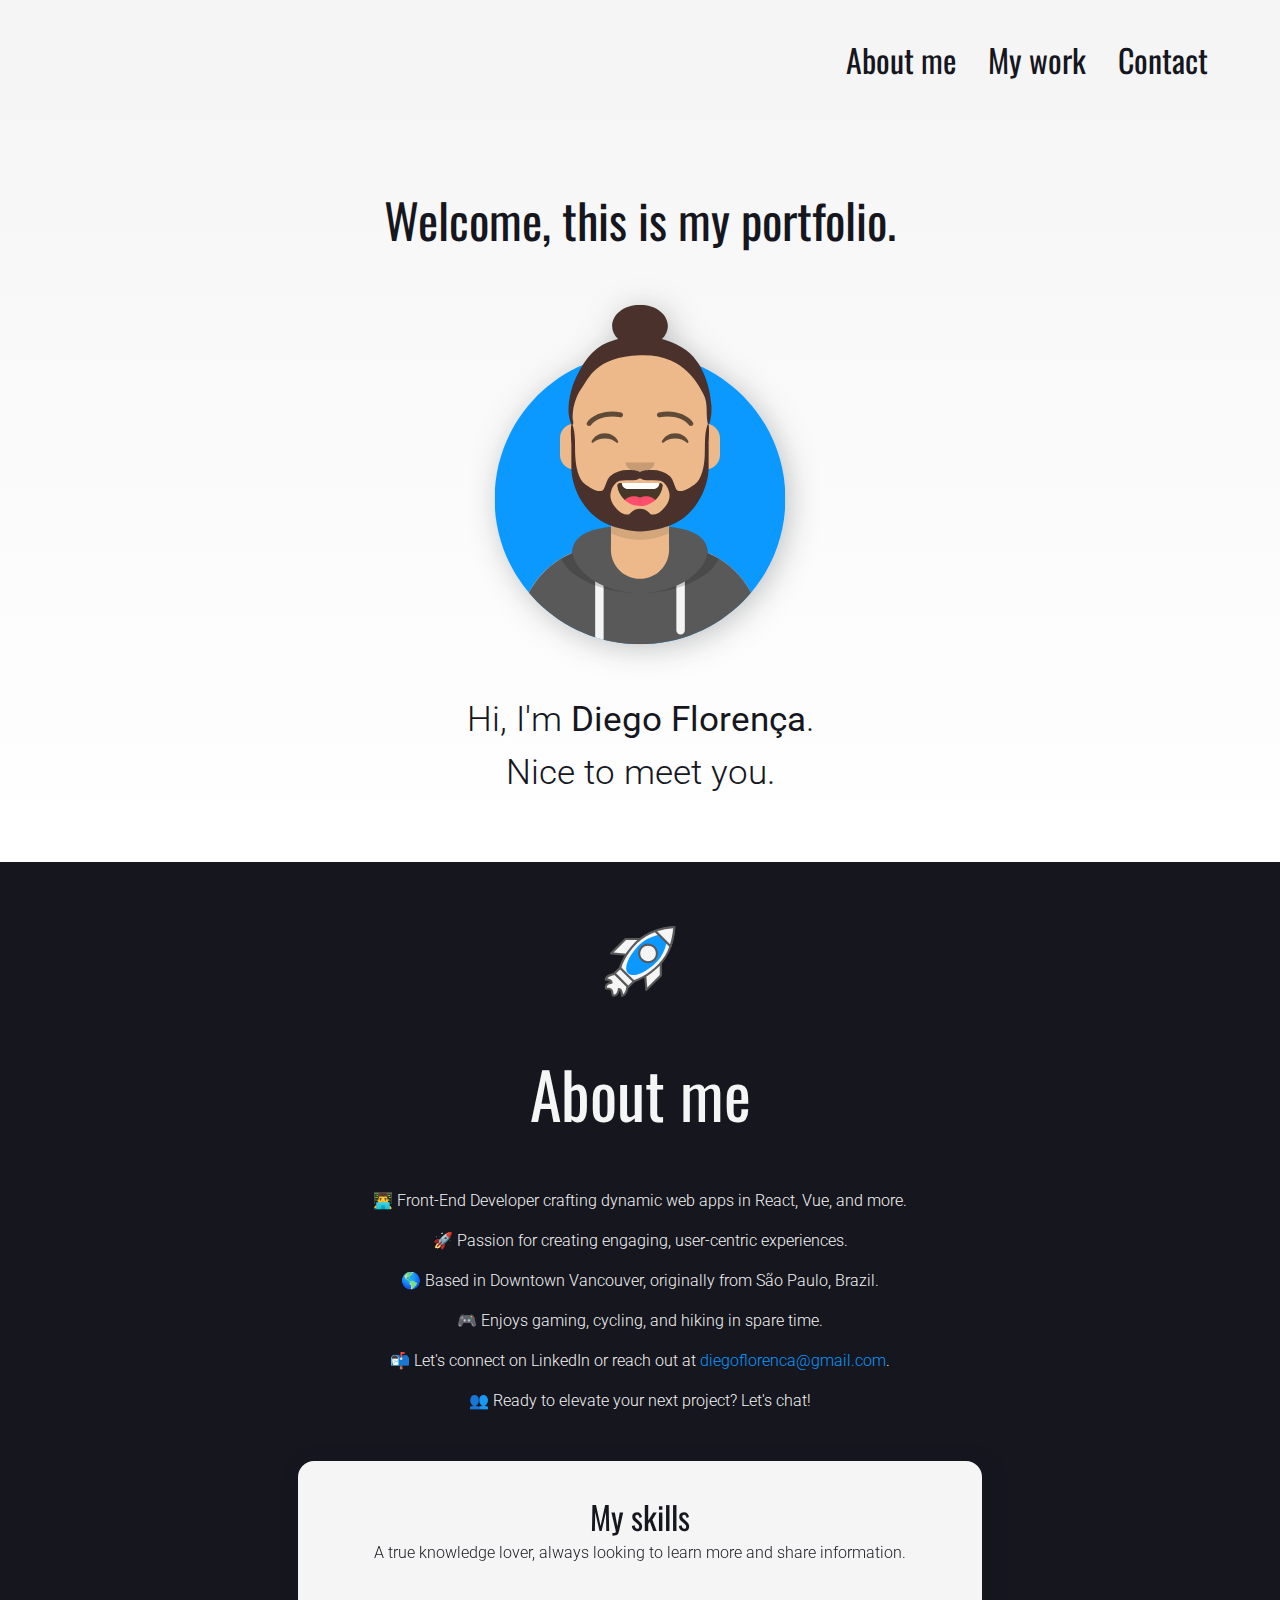
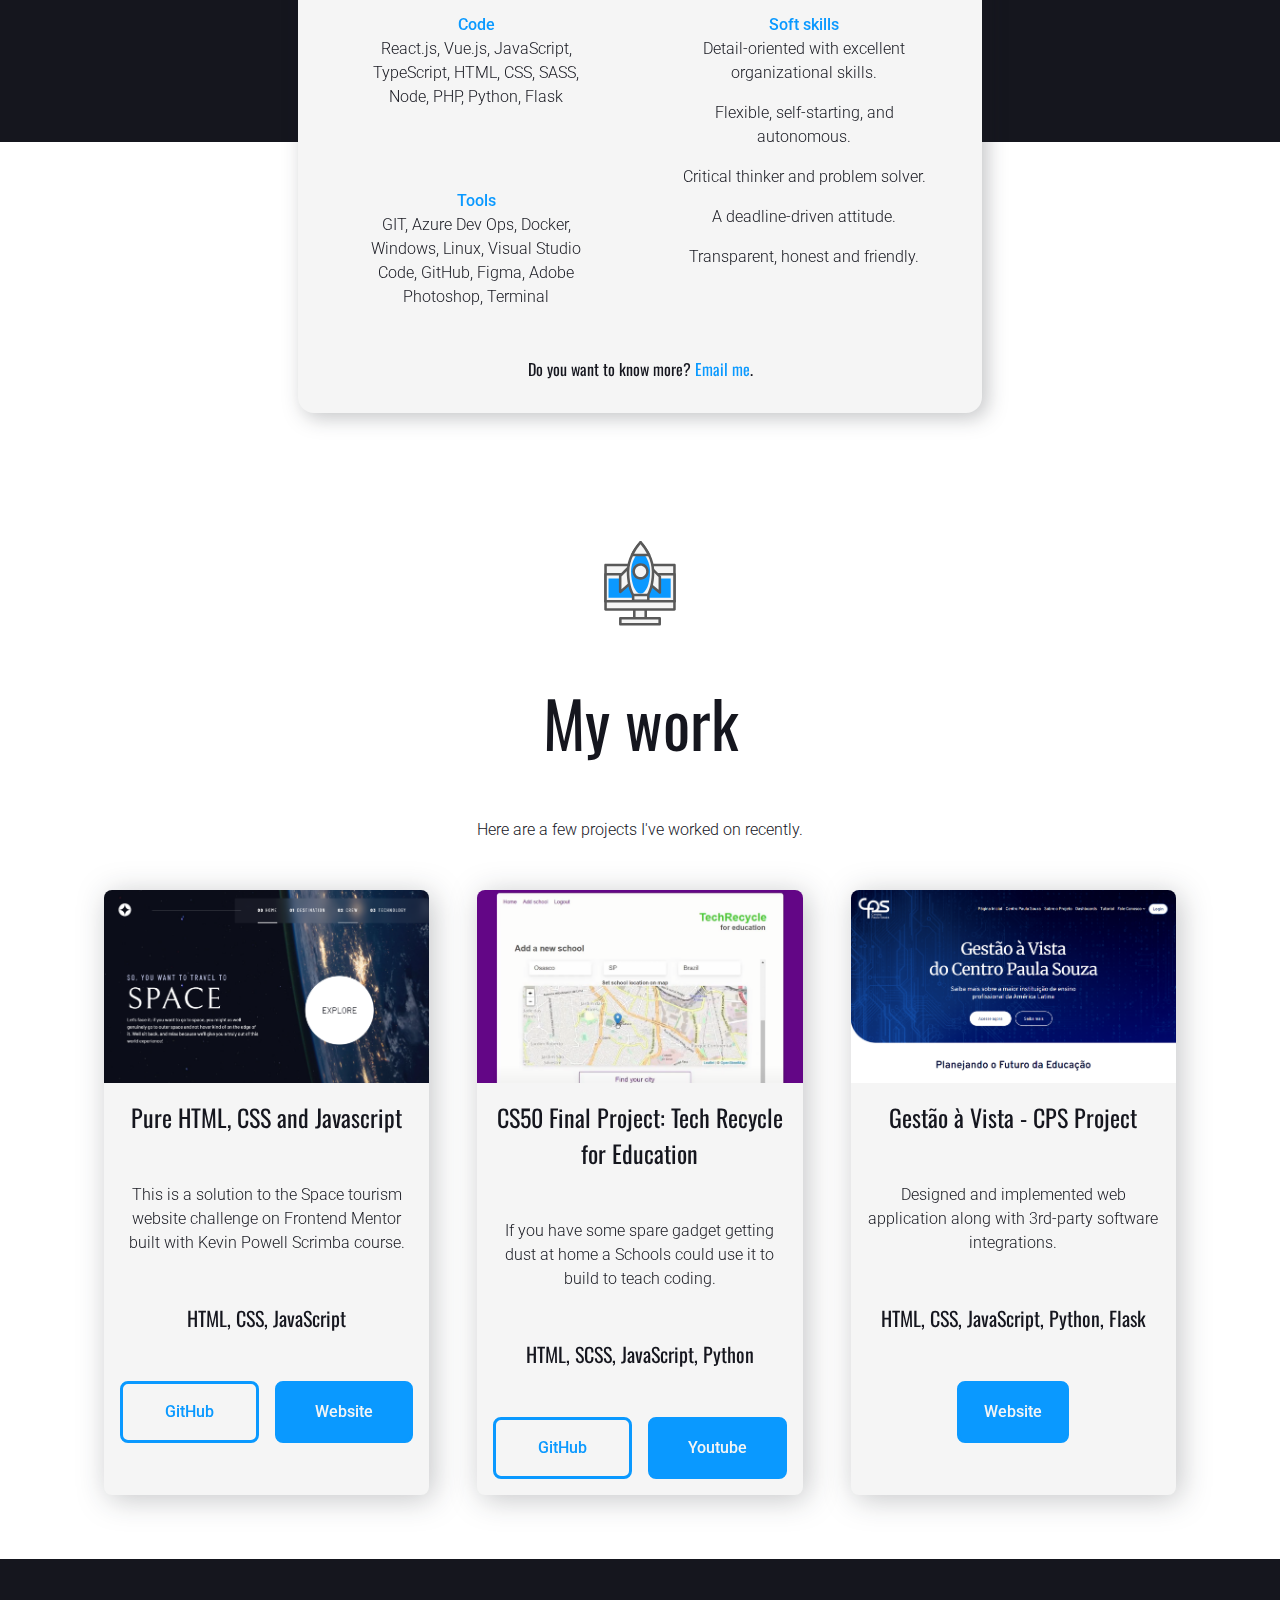
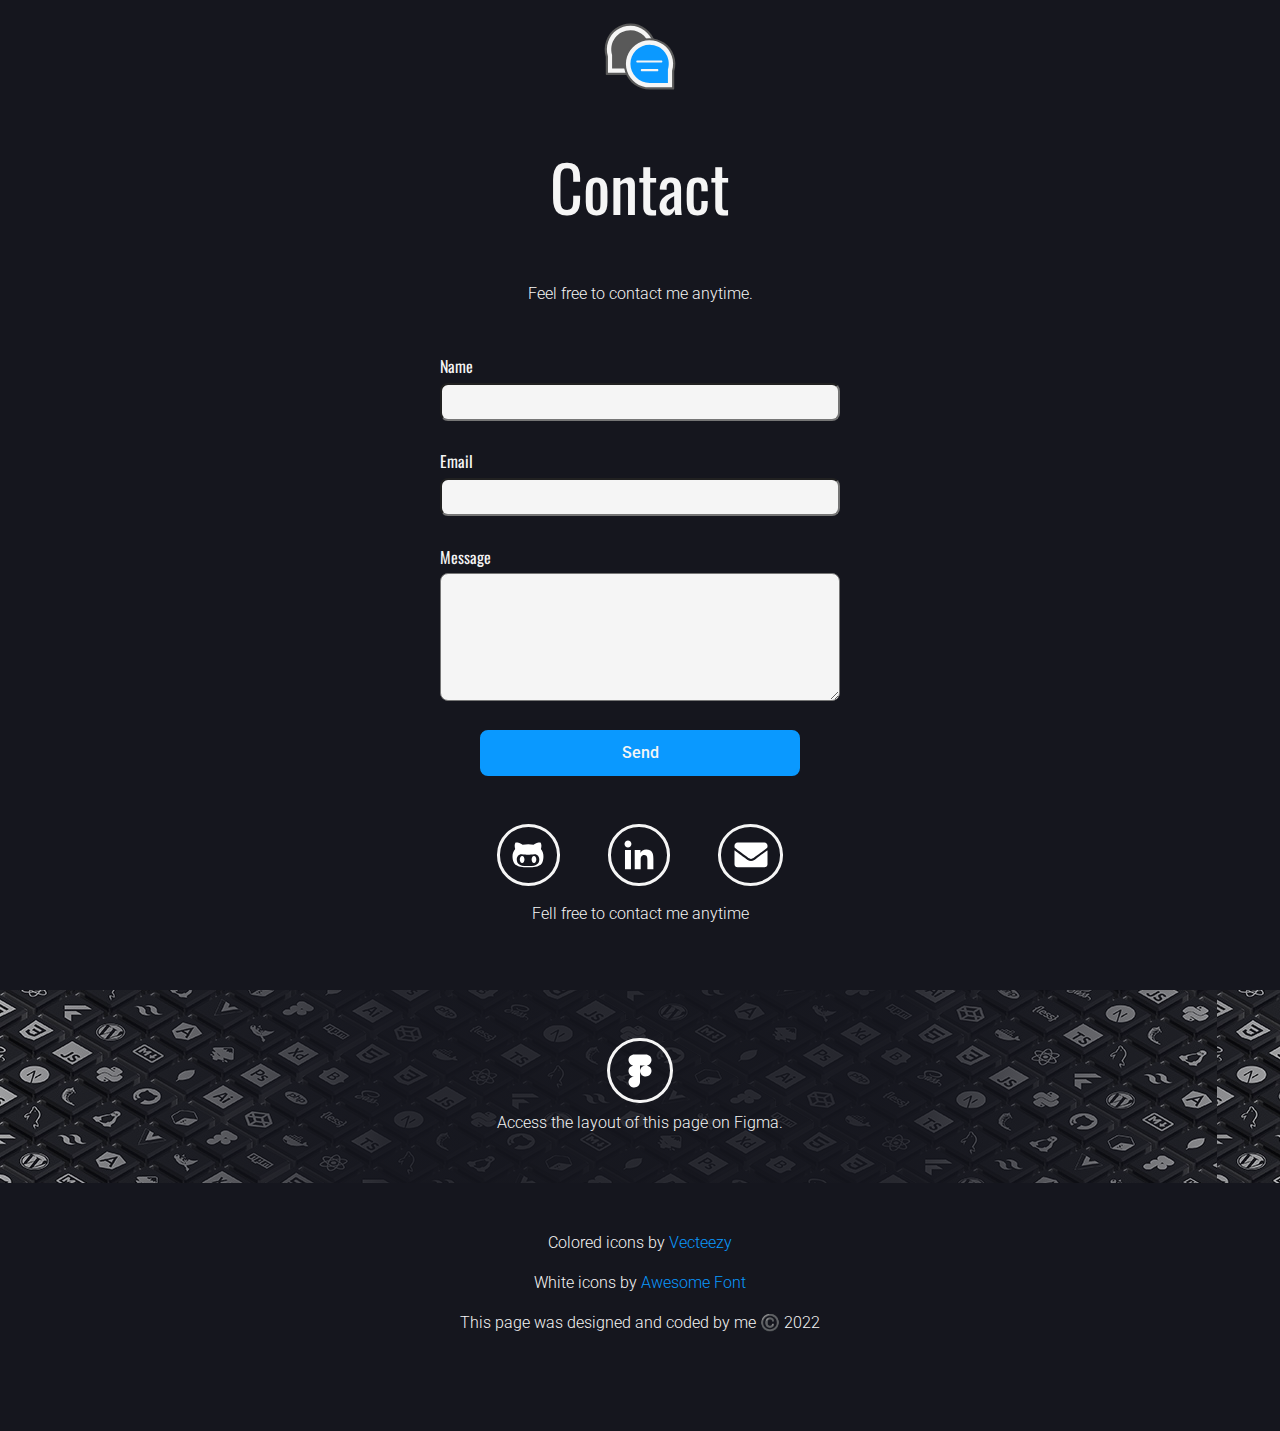
<file: index.html>
<!DOCTYPE html>
<html lang="en">

<head>
  <meta charset="UTF-8">
  <meta http-equiv="X-UA-Compatible" content="IE=edge">
  <meta name="viewport" content="width=device-width, initial-scale=1.0">
  <link rel="preconnect" href="https://fonts.googleapis.com">
  <link rel="preconnect" href="https://fonts.gstatic.com" crossorigin>
  <link href="https://fonts.googleapis.com/css2?family=Oswald&family=Roboto:wght@300;500&display=swap" rel="stylesheet">
  <link rel="stylesheet" href="./css/main.css">
  <script src="./js/navigation.js" defer></script>
  <script src="./js/toggle-avatar.js" defer></script>
  <title>Diego`s portfolio</title>
</head>

<!-- **************************************************** -->
<!-- Thank you for your interest in my code -->
<!-- For more details check out my GitHub page -->
<!-- https://github.com/diegoflorenca -->
<!-- **************************************************** -->

<body>
  <header class="container fixed-header bg-light">
    <div class="primary-header flex">
      <div id="avatar" class="flex">
        <img class="avatar-img" src="./images/me-avatar.svg" alt="My avatar">
        <p>Diego Felipe Florença</p>
      </div>
      <button class="mobile-nav-toggle" aria-expanded="false"><span class="sr-only">Menu</span></button>
      <nav data-visible="false">
        <ul class="primary-navigation flex">
          <li><a href="#about-me" class="f-accent fs-700">About me</a></li>
          <li><a href="#my-work" class="f-accent fs-700">My work</a></li>
          <li><a href="#contact" class="f-accent fs-700">Contact</a></li>
        </ul>
      </nav>
    </div>
  </header>
  <!-- Welcome section -->
  <section class="container bg-light-gradient">
    <div class="presentation flex">
      <h1 class="f-accent text-center">Welcome, this is my portfolio. </h1>
      <img src="./images/me-avatar.svg" alt="My avatar">
      <p class="welcome-text text-center">Hi, I'm <strong>Diego Florença</strong>. <br/>
        Nice to meet you.</p>
    </div>
  </section>
  <!-- About me section -->
  <section class="container my-skills-container bg-dark">
    <div class="anchor" id="about-me"></div>
    <div class="about-me section-content flex">
      <img class="icon" src="./images/icon-rocket.svg" alt="Icon of a white and blue rocket">
      <h2 class="f-accent fs-900 text-light">About me</h2>
      <div class="text-light text-center flow">

        <p class="section-intro">👨‍💻 Front-End Developer crafting dynamic web apps in React, Vue, and more.</p>

      <p class="section-intro">🚀 Passion for creating engaging, user-centric experiences.</p>

      <p class="section-intro">🌎 Based in Downtown Vancouver, originally from São Paulo, Brazil.</p>

      <p class="section-intro">🎮 Enjoys gaming, cycling, and hiking in spare time.</p>

      <p class="section-intro">📬 Let's connect on LinkedIn or reach out at <a href="mailto:diegoflorenca@gmail.com">diegoflorenca@gmail.com</a>.</p>

      <p class="section-intro">👥 Ready to elevate your next project? Let's chat!</p>
      </div>
      <!-- My skills -->
      <div class="my-skills bg-light flex">
        <div class="text-center">
          <h3 class="f-accent fs-700">My skills</h3>
          <p>A true knowledge lover, always looking to learn more and share information.</p>
        </div>
        <div class="skills-description flex">
          <div class="skill-column flex">
            <div class="text-center">
              <p class="text-accent f-strong">Code</p>
              <p>React.js, Vue.js, JavaScript, TypeScript, HTML, CSS, SASS, Node, PHP, Python, Flask</p>
            </div>
            <div class="text-center">
              <p class="text-accent f-strong">Tools</p>
              <p>GIT, Azure Dev Ops, Docker, Windows, Linux, Visual Studio Code, GitHub, Figma, Adobe Photoshop, Terminal</p>
            </div>
          </div>
          <div class="text-center skill-column">
            <p class="text-accent f-strong">Soft skills</p>
            <ul class="soft-skills-list flow">
              <li>Detail-oriented with excellent organizational skills.</li>
              <li>Flexible, self-starting, and autonomous.</li>
              <li>Critical thinker and problem solver.</li>
              <li>A deadline-driven attitude.</li>
              <li>Transparent, honest and friendly.</li>
            </ul>
          </div>
        </div>
        <p class="f-accent text-center">Do you want to know more? <a href="mailto:diegoflorenca@gmail.com">Email me</a>.</p>
      </div>
  </section>
  <!-- My work section -->
  <section class="container bg-white">
    <div class="anchor" id="my-work"></div>
    <div class="my-work section-content flex">
      <img class="icon" src="./images/icon-monitor.svg" alt="Icon of a white and blue rocket over a monitor">
      <h2 class="f-accent fs-900">My work</h2>
      <p class="section-intro text-center">Here are a few projects I've worked on recently.</p>
      <!-- Projects -->
      <div class="projects flex">
        <div class="project bg-light">
          <img src="./images/space-travel.png" alt="Space travel website print">
          <div class="project-description flex">
            <h3 class="f-accent fs-600 text-center">Pure HTML, CSS and Javascript</h3>
            <p class="text-center">This is a solution to the Space tourism website challenge on Frontend Mentor built
              with Kevin Powell Scrimba course.</p>
            <p class="f-accent fs-500 text-center">HTML, CSS, JavaScript</p>
            <div class="buttons grid">
              <a href="https://github.com/diegoflorenca/space-travel-scrimba" class="btn btn-outlined"
                target="_blank">GitHub</a>
              <a href="https://diegoflorenca.github.io/space-travel-scrimba/" class="btn btn-regular"
                target="_blank">Website</a>
            </div>
          </div>
        </div>
        <div class="project bg-light">
          <img src="./images/tech-recycle.png" alt="CS50 final project website print">
          <div class="project-description flex">
            <h3 class="f-accent fs-600 text-center">CS50 Final Project: Tech Recycle for Education</h3>
            <p class="text-center">If you have some spare gadget getting dust at home a Schools could use it to build to
              teach coding.</p>
            <p class="f-accent fs-500 text-center">HTML, SCSS, JavaScript, Python</p>
            <div class="buttons grid">
              <a href="https://github.com/diegoflorenca/cs50-final-project" class="btn btn-outlined"
                target="_blank">GitHub</a>
              <a href="https://youtu.be/tWK9erRVUM8" class="btn btn-regular" target="_blank">Youtube</a>

            </div>
          </div>
        </div>
        <div class="project bg-light">
          <img src="./images/gav-cps.png" alt="CPS - Gestão à Vista website print">
          <div class="project-description flex">
            <h3 class="f-accent fs-600 text-center">Gestão à Vista - CPS Project</h3>
            <p class="text-center">Designed and implemented web application along with 3rd-party software integrations.
            </p>
            <p class="f-accent fs-500 text-center">HTML, CSS, JavaScript, Python, Flask</p>
            <div class="grid">
              <a href="https://gestaoavista.cps.sp.gov.br/" class="btn btn-regular" target="_blank">Website</a>
            </div>
          </div>
        </div>
      </div>
    </div>
  </section>
  <!-- Contact section -->
  <section class="container bg-dark">
    <div class="anchor" id="contact"></div>
    <div class="contact section-content text-light flex">
      <img class="icon" src="./images/icon-chat.svg" alt="Icon of a white and blue chat balloons">
      <h2 class="f-accent fs-900">Contact</h2>
      <p class="section-intro text-center">Feel free to contact me anytime.</p>
      <!-- Contact form -->
      <form class="contact-form grid" action="https://formspree.io/f/mbjwpobv" method="POST">
        <label class="f-accent grid">
          Name
          <input type="text" name="name">
        </label>
        <label class="f-accent grid">
          Email
          <input type="email" name="email">
        </label>
        <label class="f-accent grid">
          Message
          <textarea name="message"></textarea>
        </label>
        <button class="btn btn-submit" type="submit">Send</button>
      </form>
      <div>
        <div class="social-links flex">
          <a class="special-link" href="http://www.github.com/diegoflorenca" target="_blank"><img
              src="./images/icon-github.svg" alt="Github icon"></a>
          <a class="special-link" href="https://www.linkedin.com/in/diegoflorenca/" target="_blank"><img
              src="./images/icon-linkedin.svg" alt="Linkedin icon"></a>
          <a class="special-link" href="mailto:diegoflorenca@gmail.com"><img src="./images/icon-email.svg"
              alt="An envelope icon"></a>
        </div>
        <p class="text-center">Fell free to contact me anytime</p>
      </div>


  </section>
  <section class="container figma bg-dark">
    <div class="figma-link flex">
      <a class="special-link"
        href="https://www.figma.com/file/NuB87tBP0jM8qWjHHLGeIf/Personal-Website?node-id=46%3A2350" target="_blank"><img
          src="./images/icon-figma.svg" alt="Figma icon"></a>
      <p class="text-light text-center">Access the layout of this page on Figma.</p>
    </div>
  </section>
  <section class="container bg-dark">
    <div class="footer flex">
      <p class="text-center text-light">Colored icons by <a href="https://www.vecteezy.com/free-vector/development"
          target="_blank">Vecteezy</a></p>
      <p class="text-center text-light">White icons by <a href="https://fontawesome.com/" target="_blank">Awesome
          Font</a></p>
      <p class="text-center text-light">This page was designed and coded by me ©️ 2022</p>
    </div>
  </section>
</body>

</html>
</file>
<file: css/main.css>
/* ----------------------- */
/* Reset                   */
/* ----------------------- */
/* Box sizing */
*,
*::before,
*::after {
  -webkit-box-sizing: border-box;
          box-sizing: border-box;
}

/* Reset margins */
body,
h1,
h2,
h3,
h4,
h5,
p,
figure,
picture {
  margin: 0;
}

/* set up the body */
body {
  background-color: var(--clr-white);
  min-height: 100vh;
}

/* make images easier to work with */
img,
picture {
  max-width: 100%;
  display: block;
}

/* make forms easier to work with */
input,
button,
textarea,
select {
  font: inherit;
}

/* makes buttons look like an anchors */
button {
  cursor: pointer;
  background-color: inherit;
}

/* Set link default style */
a {
  text-decoration: none;
  color: var(--clr-accent);
}

a:hover {
  text-decoration: underline;
}

/* Remove animations for people who've turned them off */
@media (prefers-reduced-motion: reduce) {
  *,
  *::before,
  *::after {
    -webkit-animation-duration: 0.01 !important;
            animation-duration: 0.01 !important;
    -webkit-animation-iteration-count: 1 !important;
            animation-iteration-count: 1 !important;
    -webkit-transition-duration: 0.01ms !important;
            transition-duration: 0.01ms !important;
    scroll-behavior: auto !important;
  }
}

/* ----------------------- */
/* Font Family             */
/* ----------------------- */
body {
  font-family: var(--ff-default);
  font-size: var(--fs-400);
  color: var(--clr-dark);
  line-height: 1.5;
  font-weight: 300 !important;
}

.f-accent {
  font-family: var(--ff-accent);
  font-weight: 400;
}

.f-strong {
  font-weight: 500;
}

/* ----------------------- */
/* Fonts sizes             */
/* ----------------------- */
.fs-900 {
  font-size: var(--fs-900);
}

.fs-700 {
  font-size: var(--fs-700);
}

.fs-600 {
  font-size: var(--fs-600);
}

.fs-500 {
  font-size: var(--fs-500);
}

.fs-400 {
  font-size: var(--fs-400);
}

/* ----------------------- */
/* Text Colors             */
/* ----------------------- */
.text-dark {
  color: var(--clr-dark);
}

.text-accent {
  color: var(--clr-accent);
}

.text-light {
  color: var(--clr-light);
}

/* ----------------------- */
/* Text alignment          */
/* ----------------------- */
.text-center {
  text-align: center;
}

/* ----------------------- */
/* Icons                   */
/* ----------------------- */
.icon {
  width: 4.5rem;
}

/* ----------------------- */
/* Buttons                 */
/* ----------------------- */
.btn {
  padding: 1rem 1.5rem;
  border-radius: 0.5rem;
  border: 3px solid var(--clr-accent);
  font-weight: 500;
  -webkit-transition: all 300ms ease-in-out;
  transition: all 300ms ease-in-out;
  text-align: center;
}

.btn:hover {
  text-decoration: none;
  color: var(--clr-light);
  background-color: var(--clr-dark);
}

.btn-outlined {
  background-color: none;
}

.btn-regular {
  color: var(--clr-light);
  background-color: var(--clr-accent);
}

.btn-submit {
  color: var(--light);
  background-color: var(--clr-accent);
}

/* Inputs & textareas */
input,
textarea {
  padding: 0.3rem;
  border-radius: 0.5rem;
  color: var(--clr-dark);
  font-family: var(--ff-default);
  background-color: var(--clr-light);
}

textarea {
  height: 8rem;
}

/* Special links */
a.special-link {
  display: -webkit-box;
  display: -ms-flexbox;
  display: flex;
  padding: 0.8rem;
  border-radius: 50%;
  border: 0.2rem solid var(--clr-light);
  -webkit-transition: all 300ms ease-in-out;
  transition: all 300ms ease-in-out;
}

a.special-link:hover {
  background-color: var(--clr-accent);
  border-color: var(--clr-accent);
}

/* ----------------------- */
/* Utility classes         */
/* ----------------------- */
/* Screen readers only */
.sr-only {
  position: absolute;
  width: 1px;
  height: 1px;
  padding: 0;
  margin: -1px;
  overflow: hidden;
  clip: rect(0, 0, 0, 0);
  white-space: nowrap;
  border: 0;
}

/* Anchor accounting for fixed menu */
.anchor {
  display: block;
  position: relative;
  top: -7.5rem;
  visibility: hidden;
}

.flow > *:where(:not(:first-child)) {
  margin-top: var(--flow-space, 1rem);
}

.container {
  width: 100%;
  min-width: 20rem;
}

.container > *:where(:first-child) {
  max-width: 75rem;
  margin-inline: auto;
}

.flex {
  display: -webkit-box;
  display: -ms-flexbox;
  display: flex;
  gap: var(--gap, 1rem);
}

.grid {
  display: -ms-grid;
  display: grid;
  gap: var(--gap, 1rem);
}

/* Colors */
.bg-dark {
  background-color: var(--clr-dark);
}

.bg-light {
  background-color: var(--clr-light);
}

.bg-white {
  background-color: var(--clr-white);
}

.bg-light-gradient {
  background: var(--light-gradient);
}

/* ----------------------- */
/* Custom properties       */
/* ----------------------- */
:root {
  /* colors */
  --clr-accent: hsl(205 100% 52%);
  --clr-dark: hsl(233 18% 10%);
  --clr-light: hsl(0 0% 96%);
  --clr-white: hsl(0 0% 100%);
  /* font-sizes */
  --fs-900: 4rem;
  --fs-700: 2rem;
  --fs-600: 1.5rem;
  --fs-500: 1.25rem;
  --fs-400: 1rem;
  /* font-families */
  --ff-accent: 'Oswald', sans-serif;
  --ff-default: 'Roboto', sans-serif;
  /* Gradients */
  --light-gradient: linear-gradient(180deg, var(--clr-light) 0%, var(--clr-white) 100%);
  --figma-gradient: linear-gradient(90deg, rgba(21, 22, 30, 0.25) 0%, rgba(21, 22, 30, 0.9) 30%, rgba(21, 22, 30, 0.9) 70%, rgba(21, 22, 30, 0.25) 100%);
  /* Shadow */
  --shadow-small: drop-shadow(4px 4px 15px rgba(21, 22, 30, 0.25));
  --shadow-regular: drop-shadow(5px 5px 10px rgba(21, 22, 30, 0.25));
}

/* ----------------------- */
/* Header Section          */
/* ----------------------- */
.fixed-header {
  position: fixed;
  z-index: 10;
}

.fixed-header.active {
  -webkit-filter: var(--shadow-small);
          filter: var(--shadow-small);
}

.primary-header {
  width: 100%;
  padding: 2rem;
  -webkit-box-pack: justify;
      -ms-flex-pack: justify;
          justify-content: space-between;
  -webkit-box-align: center;
      -ms-flex-align: center;
          align-items: center;
}

.primary-header div {
  -webkit-box-align: center;
      -ms-flex-align: center;
          align-items: center;
  --gap: 0.75rem;
  font-weight: 500;
}

.primary-header div p {
  margin-top: 0.5em;
}

.primary-header #avatar {
  opacity: 0;
  -webkit-transition: opacity 300ms ease-in-out;
  transition: opacity 300ms ease-in-out;
}

.primary-header #avatar.active {
  opacity: 1;
}

.primary-header .avatar-img {
  height: 3.5rem;
}

.primary-header .mobile-nav-toggle {
  display: none;
}

.primary-header .primary-navigation {
  list-style: none;
  margin: 0;
  padding: 0;
  --gap: 2rem;
}

.primary-header .primary-navigation a {
  color: var(--clr-dark);
}

@media (max-width: 45rem) {
  .primary-header .mobile-nav-toggle {
    display: block;
    width: 1.5rem;
    height: 1.5rem;
    border: none;
    background-image: url("../images/btn-hamburger.svg");
    background-repeat: no-repeat;
  }
  .primary-header .mobile-nav-toggle[aria-expanded='true'] {
    background-image: url("../images/btn-close.svg");
  }
  .primary-header nav {
    position: absolute;
    top: 7.5rem;
    left: 0;
    width: 100%;
    height: 0;
    overflow-y: hidden;
    background-color: var(--clr-light);
    -webkit-transition: height 250ms ease-in;
    transition: height 250ms ease-in;
    z-index: 999;
  }
  .primary-header nav[data-visible='true'] {
    height: calc(100vh - 7.5rem);
  }
  .primary-header .primary-navigation {
    -webkit-box-orient: vertical;
    -webkit-box-direction: normal;
        -ms-flex-direction: column;
            flex-direction: column;
    -webkit-box-align: end;
        -ms-flex-align: end;
            align-items: end;
    padding-inline: 4em;
  }
  .primary-header .primary-navigation a:hover {
    text-decoration: none;
  }
}

/* ----------------------- */
/* Presentation Section    */
/* ----------------------- */
.presentation {
  -webkit-box-orient: vertical;
  -webkit-box-direction: normal;
      -ms-flex-direction: column;
          flex-direction: column;
  -webkit-box-align: center;
      -ms-flex-align: center;
          align-items: center;
  padding: 4em;
  padding-top: calc(4em + 120px);
  --gap: 3rem;
}

.presentation h1 {
  font-size: clamp(2rem, 4vw, 3rem);
}

.presentation img {
  width: 100%;
  max-width: 20rem;
  -webkit-filter: var(--shadow-small);
          filter: var(--shadow-small);
}

.presentation .welcome-text {
  max-width: 25ch;
  font-size: clamp(1.3rem, 4vw, 2.2rem);
}

/* ----------------------- */
/* About me Section        */
/* ----------------------- */
.my-skills-container {
  position: relative;
  overflow-y: hidden;
}

.my-skills-container:after {
  content: '';
  position: absolute;
  top: 55rem;
  left: 0;
  width: 100%;
  height: 105rem;
  background-color: var(--clr-white);
  z-index: 0;
}

.section-content {
  padding: 4rem;
  -webkit-box-orient: vertical;
  -webkit-box-direction: normal;
      -ms-flex-direction: column;
          flex-direction: column;
  -webkit-box-align: center;
      -ms-flex-align: center;
          align-items: center;
  --gap: 3rem;
}

.section-content p.section-intro {
  max-width: 65ch;
}

.about-me .my-skills {
  padding: 2rem;
  -webkit-box-orient: vertical;
  -webkit-box-direction: normal;
      -ms-flex-direction: column;
          flex-direction: column;
  border-radius: 1rem;
  z-index: 1;
  -webkit-filter: var(--shadow-regular);
          filter: var(--shadow-regular);
}

.about-me .skills-description {
  -webkit-box-orient: vertical;
  -webkit-box-direction: normal;
      -ms-flex-direction: column;
          flex-direction: column;
  justify-items: center;
}

.about-me .skills-description .skill-column.flex {
  -webkit-box-orient: vertical;
  -webkit-box-direction: normal;
      -ms-flex-direction: column;
          flex-direction: column;
}

.about-me .skills-description .soft-skills-list {
  padding: 0;
  margin: 0;
  list-style: none;
}

@media (min-width: 45rem) {
  .my-skills-container .skills-description {
    -webkit-box-orient: horizontal;
    -webkit-box-direction: normal;
        -ms-flex-direction: row;
            flex-direction: row;
    -webkit-box-pack: center;
        -ms-flex-pack: center;
            justify-content: center;
    --gap: 5rem;
  }
  .my-skills-container .skills-description .skill-column {
    width: 40%;
    max-width: 30ch;
    -webkit-box-align: center;
        -ms-flex-align: center;
            align-items: center;
  }
  .my-skills-container .skills-description .skill-column.flex {
    -ms-flex-pack: distribute;
        justify-content: space-around;
  }
}

.my-work {
  max-width: 75rem;
  margin-inline: auto;
}

.my-work .project {
  -webkit-box-flex: 1;
      -ms-flex: 1;
          flex: 1;
  border-radius: 0.5rem;
  overflow: hidden;
  -webkit-box-align: center;
      -ms-flex-align: center;
          align-items: center;
  -webkit-filter: var(--shadow-small);
          filter: var(--shadow-small);
}

.my-work .project .project-description {
  -webkit-box-orient: vertical;
  -webkit-box-direction: normal;
      -ms-flex-direction: column;
          flex-direction: column;
  -webkit-box-align: center;
      -ms-flex-align: center;
          align-items: center;
  padding: 1rem;
}

.my-work .project .buttons {
  width: 100%;
  -ms-grid-columns: (1fr)[2];
      grid-template-columns: repeat(2, 1fr);
  -ms-flex-line-pack: justify;
      align-content: space-between;
  --gap: 1rem;
}

@media (max-width: 60rem) {
  .my-work .projects {
    -webkit-box-orient: vertical;
    -webkit-box-direction: normal;
        -ms-flex-direction: column;
            flex-direction: column;
  }
  .my-work .projects .project {
    max-width: 30rem;
  }
}

.contact-form {
  width: 100%;
  max-width: 25rem;
  -ms-grid-columns: 1fr;
      grid-template-columns: 1fr;
  --gap: 1.8rem;
}

.contact-form label {
  --gap: 0.3rem;
}

.contact-form .btn-submit {
  width: 80%;
  margin-inline: auto;
  padding-block: 0.5rem;
}

.social-links {
  -webkit-box-pack: justify;
      -ms-flex-pack: justify;
          justify-content: space-between;
  padding-bottom: 1rem;
}

.figma {
  background-image: url("../images/keycaps.jpg");
  position: relative;
}

.figma:after {
  content: '';
  position: absolute;
  top: 0;
  width: 100%;
  height: 100%;
  background: var(--figma-gradient);
}

.figma .figma-link {
  -webkit-box-orient: vertical;
  -webkit-box-direction: normal;
      -ms-flex-direction: column;
          flex-direction: column;
  padding-block: 3rem;
  --gap: 0.5rem;
}

.figma .figma-link > * {
  z-index: 2;
}

.figma .figma-link .special-link {
  margin-inline: auto;
  padding-inline: 1.1rem;
}

.footer {
  padding: 3rem;
  -webkit-box-orient: vertical;
  -webkit-box-direction: normal;
      -ms-flex-direction: column;
          flex-direction: column;
  padding-bottom: 6rem;
}
/*# sourceMappingURL=main.css.map */
</file>
